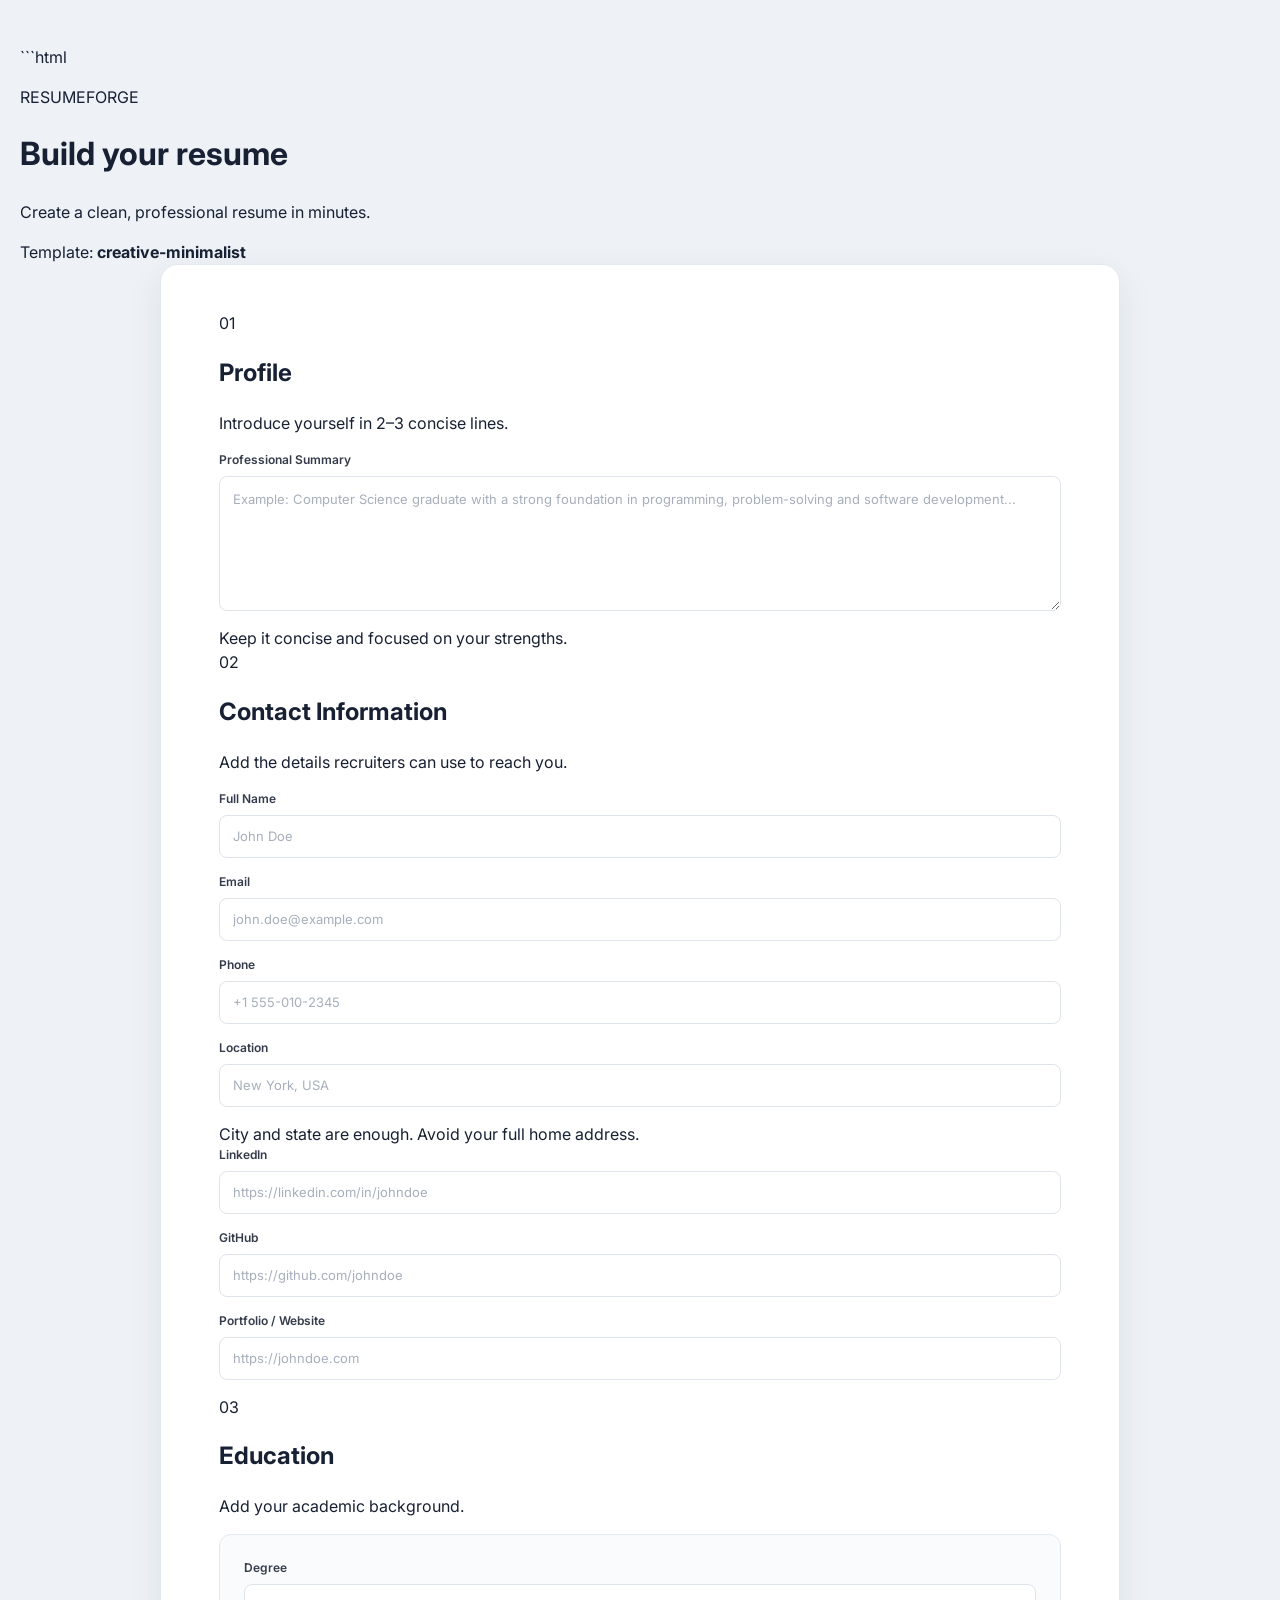
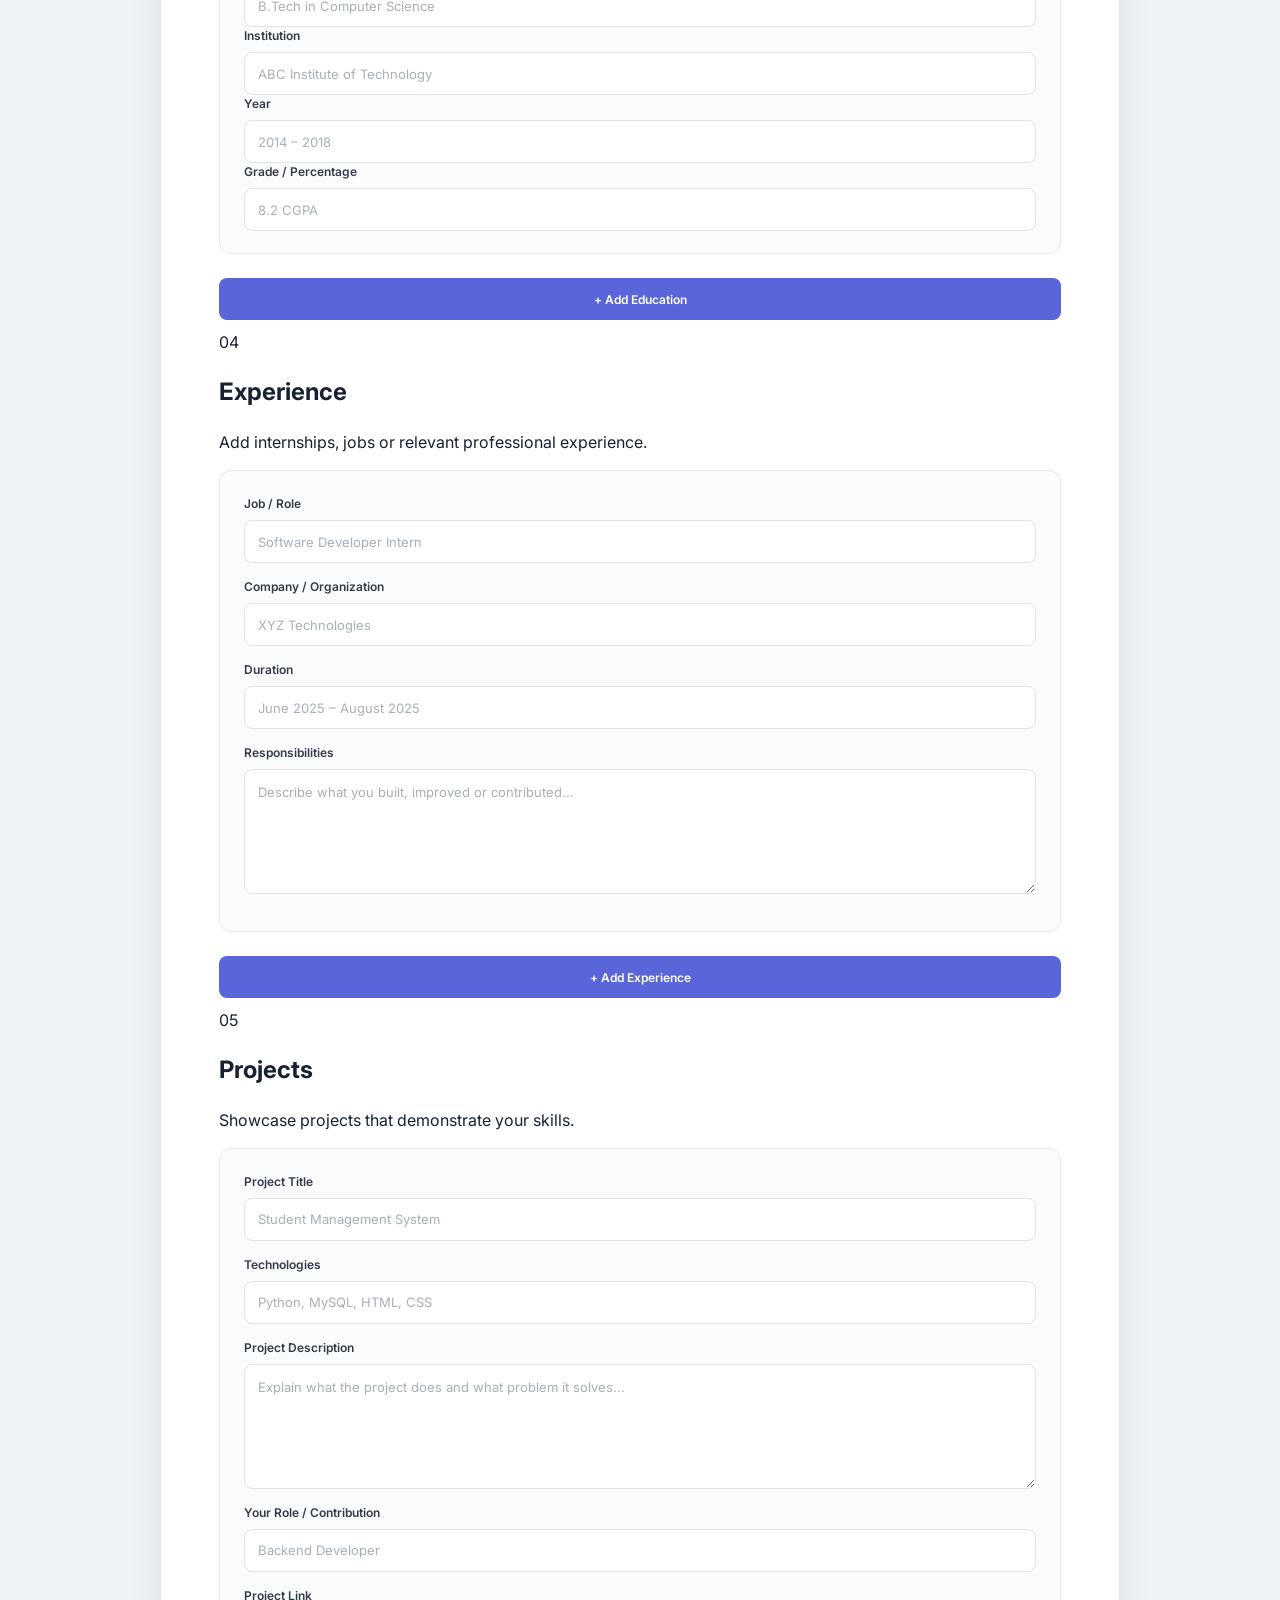
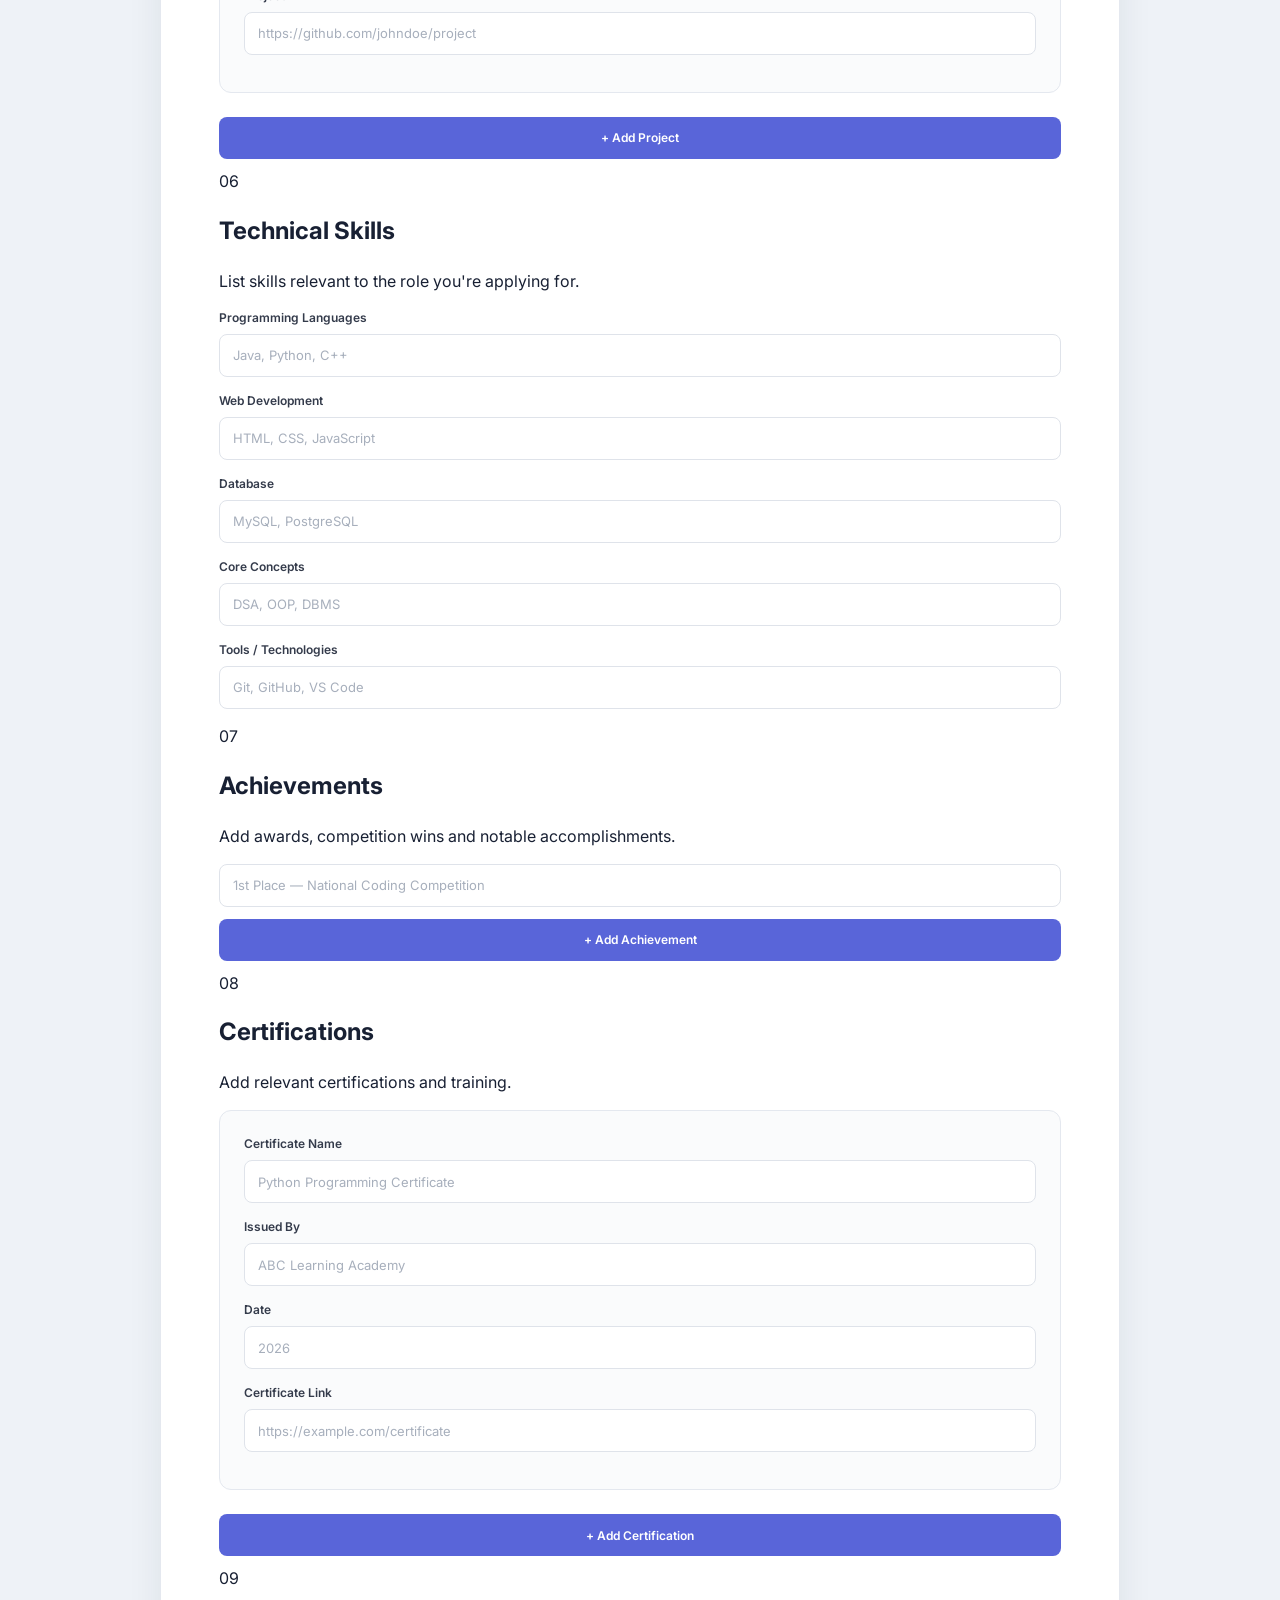
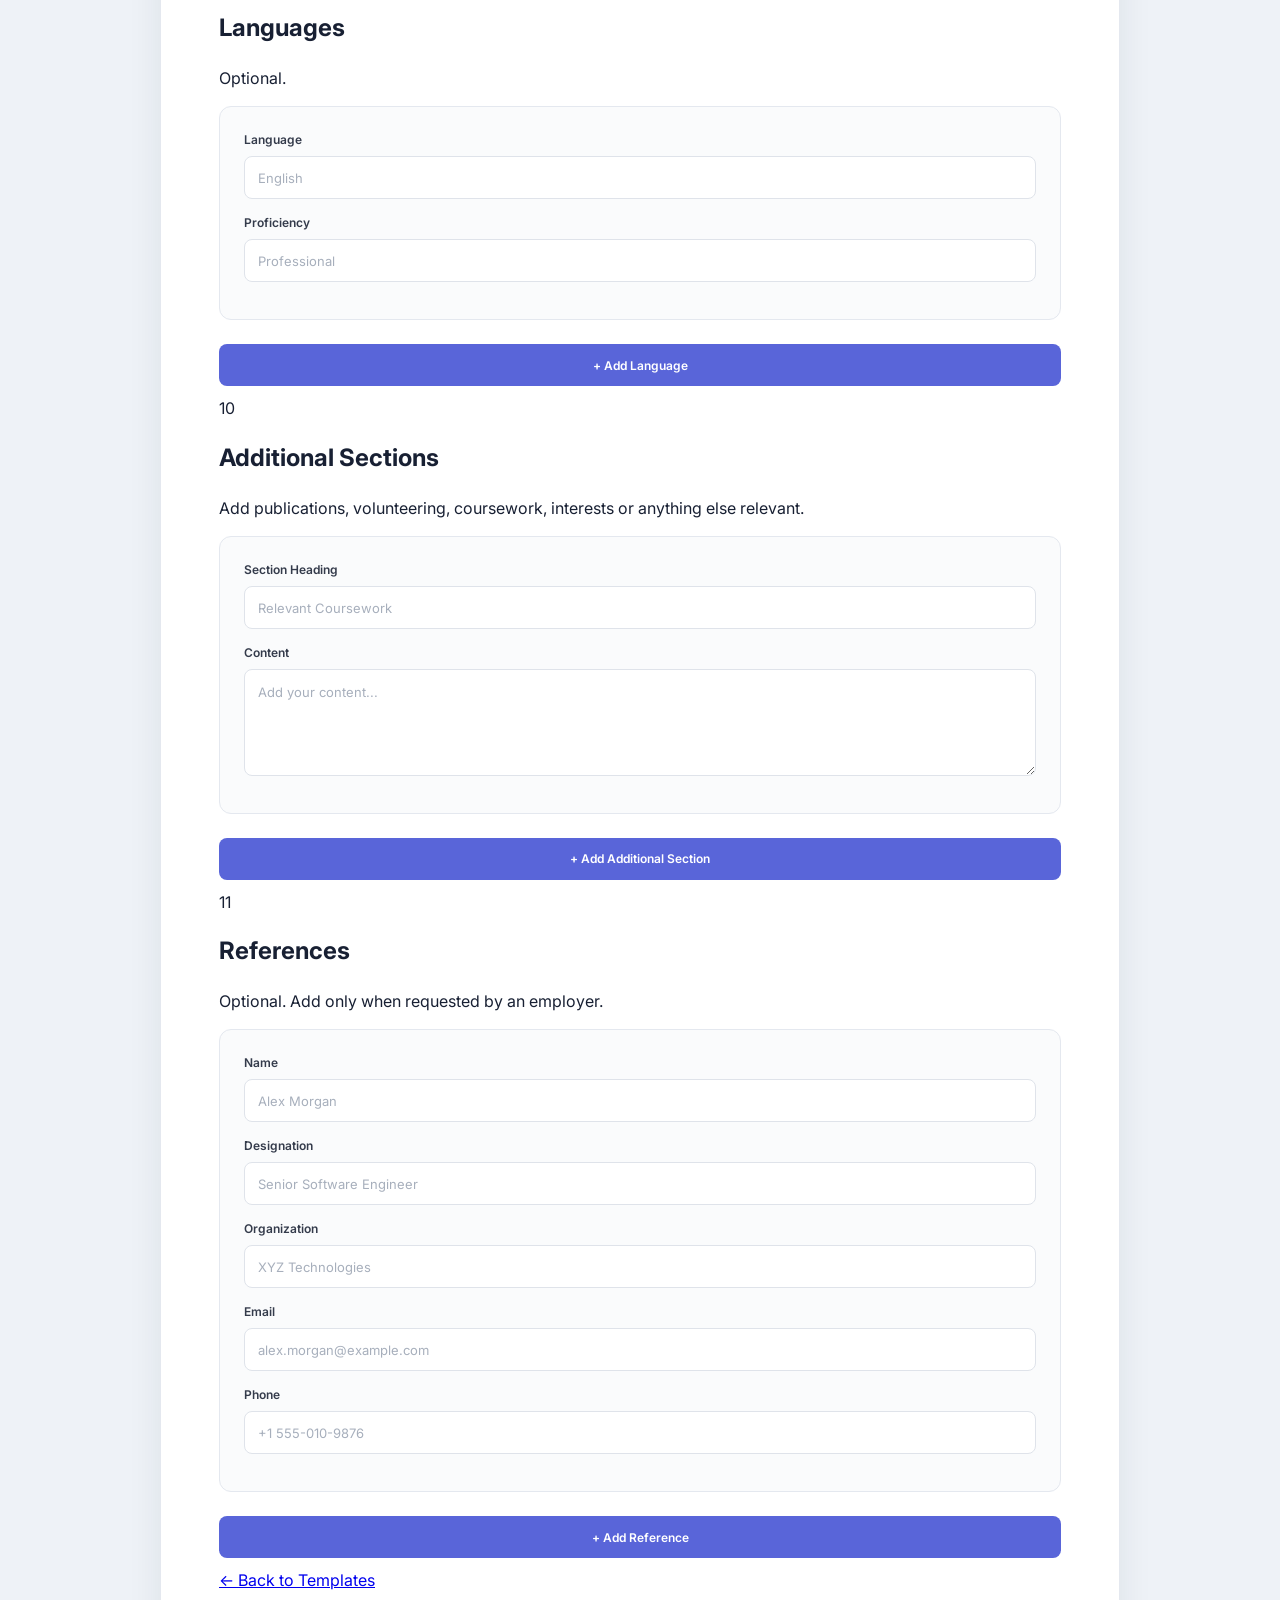
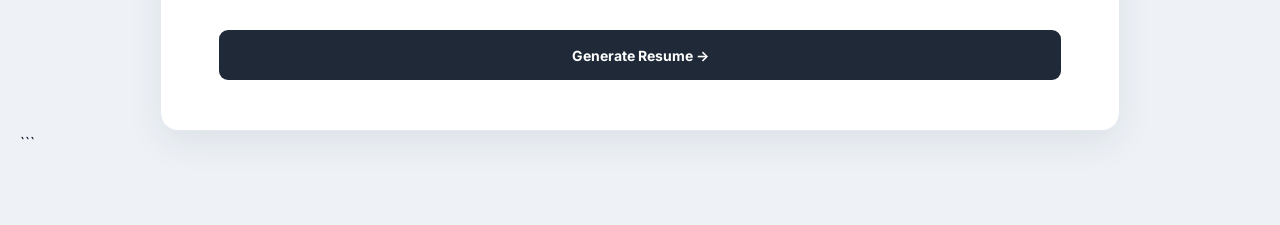
<file: builder.html>
```html
<!doctype html>
<html lang="en">

<head>
    <meta charset="utf-8">

    <meta
        name="viewport"
        content="width=device-width, initial-scale=1"
    >

    <title>ResumeForge — Resume Builder</title>

    <link
        rel="stylesheet"
        href="assets/css/builders.css"
    >

    <link
        id="template-css"
        rel="stylesheet"
        href=""
    >
</head>


<body>

    <!-- =====================================================
         TOP BAR
    ====================================================== -->

    <header class="builder-header">

        <div>
            <p class="eyebrow">RESUMEFORGE</p>

            <h1>Build your resume</h1>

            <p class="builder-subtitle">
                Create a clean, professional resume in minutes.
            </p>
        </div>

        <div class="template-status">
            Template:
            <strong id="template-name">
                none
            </strong>
        </div>

    </header>


    <!-- =====================================================
         BUILDER FORM
    ====================================================== -->

    <main class="builder-container">

        <form
            id="resumeForm"
            onsubmit="generateResume(event)"
        >


            <!-- =================================================
                 PROFILE
            ================================================== -->

            <section class="form-section">

                <div class="section-heading">

                    <span class="section-number">
                        01
                    </span>

                    <div>
                        <h2>Profile</h2>

                        <p>
                            Introduce yourself in 2–3 concise lines.
                        </p>
                    </div>

                </div>


                <div class="form-grid">

                    <div class="form-group full">

                        <label for="summary">
                            Professional Summary
                        </label>

                        <textarea
                            id="summary"
                            name="summary"
                            rows="5"
                            maxlength="500"
                            placeholder="Example: Computer Science graduate with a strong foundation in programming, problem-solving and software development..."
                        ></textarea>

                        <span class="field-help">
                            Keep it concise and focused on your strengths.
                        </span>

                    </div>

                </div>

            </section>


            <!-- =================================================
                 CONTACT
            ================================================== -->

            <section class="form-section">

                <div class="section-heading">

                    <span class="section-number">
                        02
                    </span>

                    <div>
                        <h2>Contact Information</h2>

                        <p>
                            Add the details recruiters can use to reach you.
                        </p>
                    </div>

                </div>


                <div class="form-grid">

                    <div class="form-group">

                        <label for="contact-name">
                            Full Name
                        </label>

                        <input
                            id="contact-name"
                            type="text"
                            class="contact-name"
                            placeholder="John Doe"
                            autocomplete="name"
                            required
                        >

                    </div>


                    <div class="form-group">

                        <label for="contact-email">
                            Email
                        </label>

                        <input
                            id="contact-email"
                            type="email"
                            class="contact-email"
                            placeholder="john.doe@example.com"
                            autocomplete="email"
                            required
                        >

                    </div>


                    <div class="form-group">

                        <label for="contact-phone">
                            Phone
                        </label>

                        <input
                            id="contact-phone"
                            type="tel"
                            class="contact-phone"
                            placeholder="+1 555-010-2345"
                            autocomplete="tel"
                        >

                    </div>


                    <div class="form-group">

                        <label for="contact-address">
                            Location
                        </label>

                        <input
                            id="contact-address"
                            type="text"
            class="contact-address"
                            placeholder="New York, USA"
                        >

                        <span class="field-help">
                            City and state are enough. Avoid your full home address.
                        </span>

                    </div>


                    <div class="form-group">

                        <label for="contact-linkedin">
                            LinkedIn
                        </label>

                        <input
                            id="contact-linkedin"
                            type="url"
                            class="contact-linkedin"
                            placeholder="https://linkedin.com/in/johndoe"
                        >

                    </div>


                    <div class="form-group">

                        <label for="contact-github">
                            GitHub
                        </label>

                        <input
                            id="contact-github"
                            type="url"
                            class="contact-github"
                            placeholder="https://github.com/johndoe"
                        >

                    </div>


                    <div class="form-group full">

                        <label for="contact-portfolio">
                            Portfolio / Website
                        </label>

                        <input
                            id="contact-portfolio"
                            type="url"
                            class="contact-portfolio"
                            placeholder="https://johndoe.com"
                        >

                    </div>

                </div>

            </section>


            <!-- =================================================
                 EDUCATION
            ================================================== -->

            <section class="form-section">

                <div class="section-heading">

                    <span class="section-number">
                        03
                    </span>

                    <div>
                        <h2>Education</h2>

                        <p>
                            Add your academic background.
                        </p>
                    </div>

                </div>


                <div id="education-container">

                    <div class="education-entry form-card">

                        <div class="form-grid">

                            <div class="form-group">

                                <label>Degree</label>

                                <input
                                    type="text"
                                    placeholder="B.Tech in Computer Science"
                                    class="degree"
                                >

                            </div>


                            <div class="form-group">

                                <label>Institution</label>

                                <input
                                    type="text"
                                    placeholder="ABC Institute of Technology"
                                    class="school"
                                >

                            </div>


                            <div class="form-group">

                                <label>Year</label>

                                <input
                                    type="text"
                                    placeholder="2014 – 2018"
                                    class="year"
                                >

                            </div>


                            <div class="form-group">

                                <label>Grade / Percentage</label>

                                <input
                                    type="text"
                                    placeholder="8.2 CGPA"
                                    class="grade"
                                >

                            </div>

                        </div>

                    </div>

                </div>


                <button
                    type="button"
                    id="add-education"
                    class="add-button"
                >
                    + Add Education
                </button>

            </section>


            <!-- =================================================
                 EXPERIENCE
            ================================================== -->

            <section class="form-section">

                <div class="section-heading">

                    <span class="section-number">
                        04
                    </span>

                    <div>
                        <h2>Experience</h2>

                        <p>
                            Add internships, jobs or relevant professional experience.
                        </p>
                    </div>

                </div>


                <div id="experience-container">

                    <div class="experience-entry form-card">

                        <div class="form-grid">

                            <div class="form-group">

                                <label>Job / Role</label>

                                <input
                                    type="text"
                                    placeholder="Software Developer Intern"
                                    class="job-title"
                                >

                            </div>


                            <div class="form-group">

                                <label>Company / Organization</label>

                                <input
                                    type="text"
                                    placeholder="XYZ Technologies"
                                    class="company"
                                >

                            </div>


                            <div class="form-group full">

                                <label>Duration</label>

                                <input
                                    type="text"
                                    placeholder="June 2025 – August 2025"
                                    class="duration"
                                >

                            </div>


                            <div class="form-group full">

                                <label>Responsibilities</label>

                                <textarea
                                    class="responsibilities"
                                    rows="4"
                                    placeholder="Describe what you built, improved or contributed..."
                                ></textarea>

                            </div>

                        </div>

                    </div>

                </div>


                <button
                    type="button"
                    id="add-experience"
                    class="add-button"
                >
                    + Add Experience
                </button>

            </section>


            <!-- =================================================
                 PROJECTS
            ================================================== -->

            <section class="form-section">

                <div class="section-heading">

                    <span class="section-number">
                        05
                    </span>

                    <div>
                        <h2>Projects</h2>

                        <p>
                            Showcase projects that demonstrate your skills.
                        </p>
                    </div>

                </div>


                <div id="projects-container">

                    <div class="project-entry form-card">

                        <div class="form-grid">

                            <div class="form-group full">

                                <label>Project Title</label>

                                <input
                                    type="text"
                                    placeholder="Student Management System"
                                    class="project-title"
                                >

                            </div>


                            <div class="form-group full">

                                <label>Technologies</label>

                                <input
                                    type="text"
                                    placeholder="Python, MySQL, HTML, CSS"
                                    class="technologies"
                                >

                            </div>


                            <div class="form-group full">

                                <label>Project Description</label>

                                <textarea
                                    class="project-description"
                                    rows="4"
                                    placeholder="Explain what the project does and what problem it solves..."
                                ></textarea>

                            </div>


                            <div class="form-group">

                                <label>Your Role / Contribution</label>

                                <input
                                    type="text"
                                    placeholder="Backend Developer"
                                    class="role"
                                >

                            </div>


                            <div class="form-group">

                                <label>Project Link</label>

                                <input
                                    type="url"
                                    placeholder="https://github.com/johndoe/project"
                                    class="project-link"
                                >

                            </div>

                        </div>

                    </div>

                </div>


                <button
                    type="button"
                    id="add-project"
                    class="add-button"
                >
                    + Add Project
                </button>

            </section>


            <!-- =================================================
                 TECHNICAL SKILLS
            ================================================== -->

            <section class="form-section">

                <div class="section-heading">

                    <span class="section-number">
                        06
                    </span>

                    <div>
                        <h2>Technical Skills</h2>

                        <p>
                            List skills relevant to the role you're applying for.
                        </p>
                    </div>

                </div>


                <div class="form-grid">

                    <div class="form-group">

                        <label>Programming Languages</label>

                        <input
                            type="text"
                            id="programming-skills"
                            class="programming-skills"
                            placeholder="Java, Python, C++"
                        >

                    </div>


                    <div class="form-group">

                        <label>Web Development</label>

                        <input
                            type="text"
                            id="web-skills"
                            class="web-skills"
                            placeholder="HTML, CSS, JavaScript"
                        >

                    </div>


                    <div class="form-group">

                        <label>Database</label>

                        <input
                            type="text"
                            id="database-skills"
                            class="database-skills"
                            placeholder="MySQL, PostgreSQL"
                        >

                    </div>


                    <div class="form-group">

                        <label>Core Concepts</label>

                        <input
                            type="text"
                            id="core-skills"
                            class="core-skills"
                            placeholder="DSA, OOP, DBMS"
                        >

                    </div>


                    <div class="form-group full">

                        <label>Tools / Technologies</label>

                        <input
                            type="text"
                            id="tools-skills"
                            class="tools-skills"
                            placeholder="Git, GitHub, VS Code"
                        >

                    </div>

                </div>

            </section>


            <!-- =================================================
                 ACHIEVEMENTS
            ================================================== -->

            <section class="form-section">

                <div class="section-heading">

                    <span class="section-number">
                        07
                    </span>

                    <div>
                        <h2>Achievements</h2>

                        <p>
                            Add awards, competition wins and notable accomplishments.
                        </p>
                    </div>

                </div>


                <div id="achievements-container">

                    <input
                        type="text"
                        placeholder="1st Place — National Coding Competition"
                        class="achievement"
                    >

                </div>


                <button
                    type="button"
                    id="add-achievement"
                    class="add-button"
                >
                    + Add Achievement
                </button>

            </section>


            <!-- =================================================
                 CERTIFICATIONS
            ================================================== -->

            <section class="form-section">

                <div class="section-heading">

                    <span class="section-number">
                        08
                    </span>

                    <div>
                        <h2>Certifications</h2>

                        <p>
                            Add relevant certifications and training.
                        </p>
                    </div>

                </div>


                <div id="certifications-container">

                    <div class="cert-entry form-card">

                        <div class="form-grid">

                            <div class="form-group">

                                <label>Certificate Name</label>

                                <input
                                    type="text"
                                    class="cert-name"
                                    placeholder="Python Programming Certificate"
                                >

                            </div>


                            <div class="form-group">

                                <label>Issued By</label>

                                <input
                                    type="text"
                                    class="cert-issued-by"
                                    placeholder="ABC Learning Academy"
                                >

                            </div>


                            <div class="form-group">

                                <label>Date</label>

                                <input
                                    type="text"
                                    class="cert-date"
                                    placeholder="2026"
                                >

                            </div>


                            <div class="form-group">

                                <label>Certificate Link</label>

                                <input
                                    type="url"
                                    class="cert-link"
                                    placeholder="https://example.com/certificate"
                                >

                            </div>

                        </div>

                    </div>

                </div>


                <button
                    type="button"
                    id="add-certification"
                    class="add-button"
                >
                    + Add Certification
                </button>

            </section>


            <!-- =================================================
                 LANGUAGES
            ================================================== -->

            <section class="form-section optional-section">

                <div class="section-heading">

                    <span class="section-number">
                        09
                    </span>

                    <div>
                        <h2>Languages</h2>

                        <p>
                            Optional.
                        </p>
                    </div>

                </div>


                <div id="languages-container">

                    <div class="language-entry form-card">

                        <div class="form-grid">

                            <div class="form-group">

                                <label>Language</label>

                                <input
                                    type="text"
                                    class="language"
                                    placeholder="English"
                                >

                            </div>


                            <div class="form-group">

                                <label>Proficiency</label>

                                <input
                                    type="text"
                                    class="language-proficiency"
                                    placeholder="Professional"
                                >

                            </div>

                        </div>

                    </div>

                </div>


                <button
                    type="button"
                    id="add-language"
                    class="add-button"
                >
                    + Add Language
                </button>

            </section>


            <!-- =================================================
                 ADDITIONAL SECTIONS
            ================================================== -->

            <section class="form-section optional-section">

                <div class="section-heading">

                    <span class="section-number">
                        10
                    </span>

                    <div>
                        <h2>Additional Sections</h2>

                        <p>
                            Add publications, volunteering, coursework, interests or anything else relevant.
                        </p>
                    </div>

                </div>


                <div id="custom-sections-container">

                    <div class="custom-section-entry form-card">

                        <div class="form-group">

                            <label>Section Heading</label>

                            <input
                                type="text"
                                class="custom-heading"
                                placeholder="Relevant Coursework"
                            >

                        </div>


                        <div class="form-group">

                            <label>Content</label>

                            <textarea
                                class="custom-content"
                                rows="4"
                                placeholder="Add your content..."
                            ></textarea>

                        </div>

                    </div>

                </div>


                <button
                    type="button"
                    id="add-custom-section"
                    class="add-button"
                >
                    + Add Additional Section
                </button>

            </section>


            <!-- =================================================
                 REFERENCES
            ================================================== -->

            <section class="form-section optional-section">

                <div class="section-heading">

                    <span class="section-number">
                        11
                    </span>

                    <div>
                        <h2>References</h2>

                        <p>
                            Optional. Add only when requested by an employer.
                        </p>
                    </div>

                </div>


                <div id="references-container">

                    <div class="reference-entry form-card">

                        <div class="form-grid">

                            <div class="form-group">

                                <label>Name</label>

                                <input
                                    type="text"
                                    class="ref-name"
                                    placeholder="Alex Morgan"
                                >

                            </div>


                            <div class="form-group">

                                <label>Designation</label>

                                <input
                                    type="text"
                                    class="ref-designation"
                                    placeholder="Senior Software Engineer"
                                >

                            </div>


                            <div class="form-group">

                                <label>Organization</label>

                                <input
                                    type="text"
                                    class="ref-organization"
                                    placeholder="XYZ Technologies"
                                >

                            </div>


                            <div class="form-group">

                                <label>Email</label>

                                <input
                                    type="email"
                                    class="ref-email"
                                    placeholder="alex.morgan@example.com"
                                >

                            </div>


                            <div class="form-group">

                                <label>Phone</label>

                                <input
                                    type="tel"
                                    class="ref-phone"
                                    placeholder="+1 555-010-9876"
                                >

                            </div>

                        </div>

                    </div>

                </div>


                <button
                    type="button"
                    id="add-reference"
                    class="add-button"
                >
                    + Add Reference
                </button>

            </section>


            <!-- =================================================
                 GENERATE
            ================================================== -->

            <div class="form-actions">

                <a
                    href="template.html"
                    class="back-button"
                >
                    ← Back to Templates
                </a>


                <button
                    type="submit"
                    class="generate-button"
                >
                    Generate Resume
                    <span>→</span>
                </button>

            </div>


        </form>

    </main>


    <!-- =====================================================
         SCRIPT
    ====================================================== -->

    <script src="assets/js/builderss.js"></script>


    <script>

        const params =
            new URLSearchParams(
                window.location.search
            );

        const template =
            params.get("template") ||
            "creative-minimalist";


        const templateName =
            document.getElementById(
                "template-name"
            );


        if (templateName) {
            templateName.textContent =
                template;
        }


        localStorage.setItem(
            "resumeTemplate",
            template
        );

    </script>

</body>

</html>
```
</file>
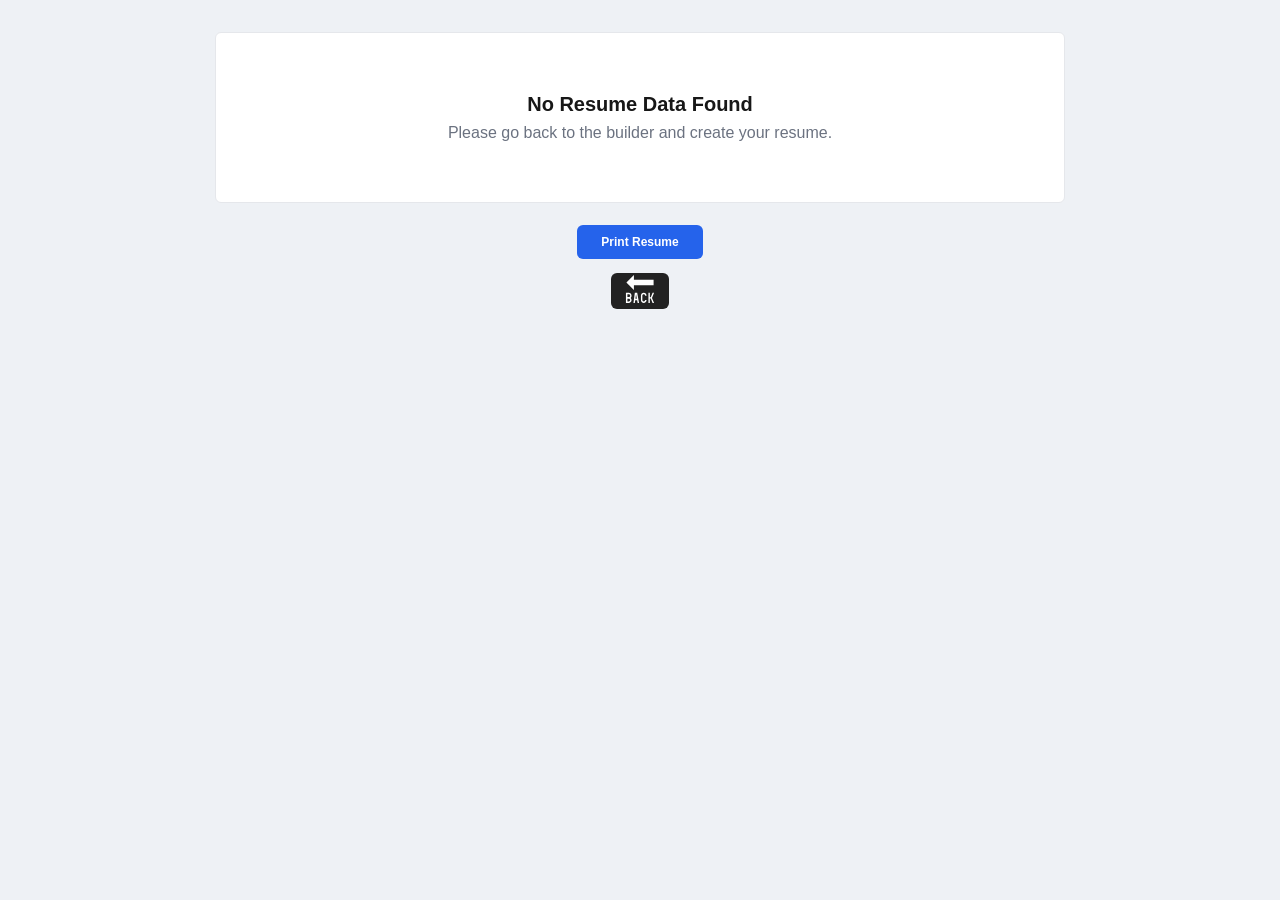
<file: preview.html>
<!DOCTYPE html>
<html lang="en">

<head>
  <meta charset="UTF-8">
  <meta name="viewport" content="width=device-width, initial-scale=1.0">
  <title>Resume Preview</title>
  <link id="preview-css" rel="stylesheet" href="assets/css/preview-creative-minimalist.css">


  <link href="https://fonts.googleapis.com/css2?family=Poppins:wght@300;400;500;600;700&display=swap" rel="stylesheet">
  <link href="https://fonts.googleapis.com/css2?family=Lato:wght@300;400;700&display=swap" rel="stylesheet">
  <link href="https://fonts.googleapis.com/css2?family=Roboto:wght@300;400;700&display=swap" rel="stylesheet">
  <link href="https://fonts.googleapis.com/css2?family=Dancing+Script:wght@400;700&display=swap" rel="stylesheet">


</head>

<body>
  <div id="resume-preview" class="resume-container">
    <div id="resumeContainer" class="resume-content"></div>
  </div>

  <!-- Print / Save button -->
  <div class="print-btn-container">
  <button id="printBtn">Print Resume</button>
</div>
 <div class="back">
        <div class="inner">
            <a href="builder.html"><img src="assets/images/back-arrow-svgrepo-com.svg" alt="back"></a>
        </div>
    </div>

  <!-- Script -->
  <script src="assets/js/previews.js"></script>
  

</body>

</html>
</file>
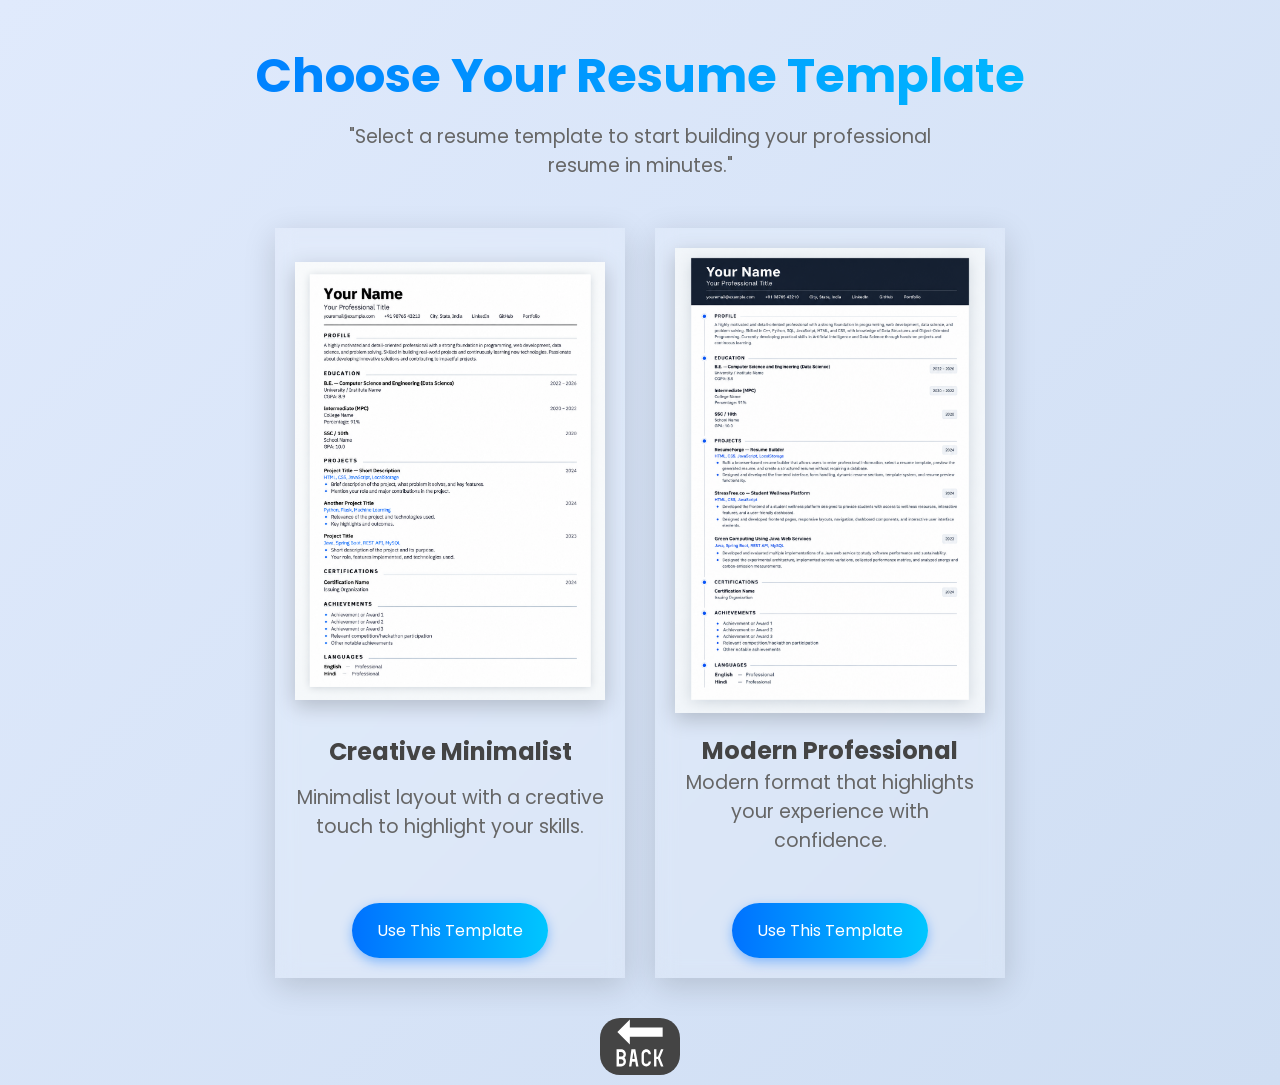
<file: template.html>
<!DOCTYPE html>
<html lang="en">

<head>
    <meta charset="UTF-8">
    <meta name="viewport" content="width=device-width, initial-scale=1.0">
    <title>Templates</title>
    <link rel="stylesheet" href="assets/css/templates.css">
    <link href="https://fonts.googleapis.com/css2?family=Poppins:wght@400;500;600;700&display=swap" rel="stylesheet">

</head>

<body>
    <main class="container">
        <div class="headings">
            <h1>Choose Your Resume Template</h1>
            <p>"Select a resume template to start building your professional resume in minutes."</p>
        </div>
        <div class="cardscontainer card1">
            <div class="cards" data-template="creative-minimalist">
                <div class="filter"></div>
                <img src="assets/images/temp1.png" alt="resume1">
                <h2>Creative Minimalist</h2>
                <p>Minimalist layout with a creative touch to highlight your skills.</p>
                <button class="choose-btn">Use This Template</button>
            </div>
            <div class="cards" data-template="modern-executive">
                <div class="filter"></div>

                <img src="assets/images/temp2.png" alt="resume1">
                <h2>Modern Professional</h2>
                <p>Modern format that highlights your experience with confidence.</p>
                <button class="choose-btn">Use This Template</button>
            </div>
            
        </div>
    </main>
    <div class="back">
        <div class="inner">
            <a href="index.html"><img src="assets/images/back-arrow-svgrepo-com.svg" alt="back"></a>
        </div>
    </div>
    <script src="assets/js/templatess.js"></script>
    
</body>

</html>
</file>
<file: assets/css/builders.css>
/* =========================================================
   ResumeForge — Spacious Modern Builder
   ========================================================= */

@import url('https://fonts.googleapis.com/css2?family=Inter:wght@400;500;600;700;800&display=swap');

* {
    box-sizing: border-box;
}

body {
    margin: 0;
    padding: 45px 20px 70px;

    font-family: 'Inter', sans-serif;

    background: #eef2f7;
    color: #182033;

    line-height: 1.5;
}

/* =========================================================
   PAGE HEADER
   ========================================================= */

body > p {
    width: min(960px, 100%);
    margin: 0 auto 8px;

    font-size: 12px;
    color: #7b8495;
}

body > p strong {
    color: #4f5bd5;
    font-weight: 600;
}

body > h1 {
    width: min(960px, 100%);
    margin: 0 auto 30px;

    font-size: 30px;
    font-weight: 800;
    letter-spacing: -0.8px;

    color: #111827;
}

/* =========================================================
   MAIN FORM
   ========================================================= */

#resumeForm {
    width: min(960px, 100%);
    margin: 0 auto;

    background: #ffffff;

    padding: 46px 58px 50px;

    border: 1px solid #e4e8ef;
    border-radius: 18px;

    box-shadow:
        0 12px 35px rgba(25, 35, 55, 0.08);
}

/* =========================================================
   SECTION HEADINGS
   ========================================================= */

#resumeForm > h2 {
    position: relative;

    margin: 52px 0 8px;

    font-size: 16px;
    font-weight: 700;

    color: #171d2b;

    letter-spacing: -0.2px;
}

#resumeForm > h2:first-of-type {
    margin-top: 0;
}

#resumeForm > h2::before {
    content: '';

    display: inline-block;

    width: 4px;
    height: 17px;

    margin-right: 9px;

    vertical-align: -2px;

    border-radius: 5px;

    background: #5663dc;
}

/* Description under section heading */

#resumeForm > h2 + p,
.section-description {
    margin: 0 0 20px;

    font-size: 12px;
    color: #8a93a3;
}

/* =========================================================
   FORM GROUPS / CONTAINERS
   ========================================================= */

.section,
.about-me-section,
#education-container,
#experience-container,
#projects-container,
#certifications-container,
#achievements-container,
#languages-container,
#references-container,
#custom-sections-container {
    width: 100%;
}

/* =========================================================
   INDIVIDUAL ENTRY CARDS
   ========================================================= */

.education-entry,
.experience-entry,
.project-entry,
.cert-entry,
.language-entry,
.reference-entry,
.custom-section-entry {
    position: relative;

    margin-bottom: 22px;
    padding: 24px 24px 22px;

    background: #fafbfc;

    border: 1px solid #e4e8ef;
    border-radius: 12px;

    transition:
        border-color 0.2s ease,
        box-shadow 0.2s ease;
}

.education-entry:hover,
.experience-entry:hover,
.project-entry:hover,
.cert-entry:hover,
.language-entry:hover,
.reference-entry:hover,
.custom-section-entry:hover {
    border-color: #cfd5e1;

    box-shadow:
        0 5px 16px rgba(30, 40, 60, 0.05);
}

/* =========================================================
   LABELS
   ========================================================= */

#resumeForm label {
    display: block;

    margin: 0 0 7px;

    font-size: 12px;
    font-weight: 600;

    color: #343b4b;
}

/* =========================================================
   INPUTS
   ========================================================= */

input,
textarea,
select {
    width: 100%;

    font-family: 'Inter', sans-serif;
    font-size: 13px;

    color: #202635;

    background: #ffffff;

    border: 1px solid #dfe3ea;
    border-radius: 8px;

    outline: none;

    transition:
        border-color 0.2s ease,
        box-shadow 0.2s ease,
        background 0.2s ease;
}

input {
    min-height: 43px;
    padding: 11px 13px;

    margin-bottom: 15px;
}

textarea {
    min-height: 105px;
    padding: 12px 13px;

    resize: vertical;

    line-height: 1.55;

    margin-bottom: 15px;
}

input::placeholder,
textarea::placeholder {
    color: #a7afbc;
}

input:focus,
textarea:focus,
select:focus {
    border-color: #6672df;

    box-shadow:
        0 0 0 3px rgba(86, 99, 220, 0.10);

    background: #fff;
}

/* =========================================================
   PROFILE / ABOUT ME
   ========================================================= */

.about-me-section {
    padding: 0;
}

#summary {
    min-height: 135px;
}

/* =========================================================
   CONTACT SECTION
   ========================================================= */

#contact-container {
    padding: 24px;

    background: #fafbfc;

    border: 1px solid #e4e8ef;
    border-radius: 12px;
}

/* =========================================================
   EDUCATION
   ========================================================= */

.education-entry input:last-child {
    margin-bottom: 0;
}

/* =========================================================
   EXPERIENCE
   ========================================================= */

.experience-entry textarea {
    min-height: 125px;
}

/* =========================================================
   PROJECTS
   ========================================================= */

.project-entry textarea {
    min-height: 125px;
}

/* =========================================================
   ACHIEVEMENTS
   ========================================================= */

#achievements-container {
    display: flex;
    flex-direction: column;
    gap: 4px;
}

#achievements-container input {
    margin-bottom: 10px;
}

/* =========================================================
   ADD BUTTONS
   ========================================================= */

button[type="button"] {
    width: 100%;

    min-height: 42px;

    margin-top: 2px;
    margin-bottom: 10px;

    padding: 10px 16px;

    border: none;
    border-radius: 8px;

    background: #5965d9;
    color: #ffffff;

    font-family: 'Inter', sans-serif;
    font-size: 12px;
    font-weight: 600;

    cursor: pointer;

    transition:
        background 0.2s ease,
        transform 0.15s ease,
        box-shadow 0.2s ease;
}

button[type="button"]:hover {
    background: #4855cf;

    box-shadow:
        0 5px 12px rgba(79, 91, 213, 0.20);
}

button[type="button"]:active {
    transform: translateY(1px);
}

/* =========================================================
   GENERATE RESUME BUTTON
   ========================================================= */

button[type="submit"] {
    display: block;

    width: 100%;

    min-height: 50px;

    margin-top: 38px;
    padding: 13px 20px;

    border: none;
    border-radius: 9px;

    background: #202938;
    color: #ffffff;

    font-family: 'Inter', sans-serif;
    font-size: 14px;
    font-weight: 700;

    cursor: pointer;

    transition:
        background 0.2s ease,
        transform 0.15s ease,
        box-shadow 0.2s ease;
}

button[type="submit"]:hover {
    background: #111827;

    box-shadow:
        0 8px 20px rgba(20, 28, 40, 0.18);
}

button[type="submit"]:active {
    transform: translateY(1px);
}

/* =========================================================
   BACK LINK
   ========================================================= */

.back {
    width: min(960px, 100%);
    margin: 22px auto 0;
}

.back .inner {
    display: flex;
    align-items: center;
}

.back a {
    display: inline-flex;
    align-items: center;
    gap: 7px;

    padding: 8px 12px;

    text-decoration: none;

    color: #667085;

    font-size: 12px;
    font-weight: 600;

    border-radius: 7px;

    transition:
        background 0.2s ease,
        color 0.2s ease;
}

.back a:hover {
    color: #394150;
    background: #e4e8ef;
}

.back img {
    width: 15px;
    height: 15px;
}

/* =========================================================
   OPTIONAL SECTION SPACING
   ========================================================= */

#custom-sections-container,
#references-container,
#languages-container {
    margin-bottom: 4px;
}

/* =========================================================
   MOBILE
   ========================================================= */

@media (max-width: 700px) {

    body {
        padding: 25px 12px 45px;
    }

    body > h1 {
        font-size: 25px;
        margin-bottom: 22px;
    }

    #resumeForm {
        padding: 30px 20px 35px;
        border-radius: 14px;
    }

    #resumeForm > h2 {
        margin-top: 42px;
        font-size: 15px;
    }

    .education-entry,
    .experience-entry,
    .project-entry,
    .cert-entry,
    .language-entry,
    .reference-entry,
    .custom-section-entry,
    #contact-container {
        padding: 19px 17px;
    }

    input {
        min-height: 44px;
    }

    textarea {
        min-height: 110px;
    }
}

/* =========================================================
   VERY SMALL SCREENS
   ========================================================= */

@media (max-width: 420px) {

    #resumeForm {
        padding: 25px 15px 30px;
    }

    .education-entry,
    .experience-entry,
    .project-entry,
    .cert-entry,
    .language-entry,
    .reference-entry,
    .custom-section-entry,
    #contact-container {
        padding: 17px 14px;
    }
}
</file>
<file: assets/css/preview-creative-minimalist.css>
/* =========================================================
   RESUMEFORGE
   Creative Minimalist
   Modern Professional Resume Template
   ========================================================= */

:root {
  --text: #171717;
  --text-secondary: #4b5563;
  --text-muted: #6b7280;
  --border: #e5e7eb;
  --accent: #2563eb;
  --paper: #ffffff;
  --page-bg: #eef1f5;
}


/* =========================================================
   GLOBAL
   ========================================================= */

* {
  box-sizing: border-box;
}

html {
  margin: 0;
  padding: 0;
}

body {
  margin: 0;
  padding: 32px 20px 60px;

  background: var(--page-bg);

  color: var(--text);

  font-family:
    "Inter",
    "Segoe UI",
    Arial,
    sans-serif;

  -webkit-font-smoothing: antialiased;
}


/* =========================================================
   RESUME CONTAINER
   ========================================================= */

.resume-container {
  width: 100%;
  max-width: 850px;

  margin: 0 auto;
}


/* =========================================================
   RESUME PAPER
   ========================================================= */

.resume {
  width: 100%;
  min-height: 1100px;

  background: var(--paper);

  padding: 58px 64px;

  border: 1px solid #e5e7eb;
  border-radius: 5px;

  box-shadow:
    0 12px 35px rgba(15, 23, 42, 0.08);
}


/* =========================================================
   HEADER
   ========================================================= */

.resume-header {
  padding-bottom: 22px;

  margin-bottom: 28px;

  border-bottom: 2px solid #171717;
}


.header-main {
  margin-bottom: 14px;
}


.header-main h1 {
  margin: 0;

  color: var(--text);

  font-size: 34px;
  font-weight: 800;

  line-height: 1.05;

  letter-spacing: -1.2px;
}


.resume-role {
  margin: 7px 0 0;

  color: var(--text-secondary);

  font-size: 14px;
  font-weight: 500;

  line-height: 1.5;
}


/* =========================================================
   CONTACT INFORMATION
   ========================================================= */

.contact-info {
  display: flex;

  flex-wrap: wrap;

  align-items: center;

  gap: 5px 14px;

  color: var(--text-secondary);

  font-size: 11.5px;

  line-height: 1.6;
}


.contact-info span,
.contact-info a {
  color: var(--text-secondary);

  text-decoration: none;
}


.contact-info a:hover {
  color: var(--accent);

  text-decoration: underline;
}


/* =========================================================
   MAIN CONTENT
   ========================================================= */

.resume-content {
  width: 100%;
}


/* =========================================================
   SECTION
   ========================================================= */

.resume-section {
  margin-bottom: 26px;

  page-break-inside: avoid;
}


.resume-section>h2 {
  display: flex;

  align-items: center;

  gap: 12px;

  margin: 0 0 13px;

  color: var(--text);

  font-size: 11px;

  font-weight: 800;

  line-height: 1.3;

  letter-spacing: 1.5px;

  text-transform: uppercase;
}


.resume-section>h2::after {
  content: "";

  flex: 1;

  height: 1px;

  background: var(--border);
}


/* =========================================================
   PROFILE
   ========================================================= */

.summary {
  max-width: 760px;

  margin: 0;

  color: #374151;

  font-size: 12.5px;

  line-height: 1.65;
}


/* =========================================================
   RESUME ITEMS
   ========================================================= */

.resume-item {
  margin-bottom: 18px;

  page-break-inside: avoid;
}


.resume-item:last-child {
  margin-bottom: 0;
}


/* =========================================================
   ITEM HEADER
   ========================================================= */

.item-header {
  display: flex;

  align-items: flex-start;

  justify-content: space-between;

  gap: 20px;

  margin-bottom: 3px;
}


.item-header h3 {
  margin: 0;

  color: var(--text);

  font-size: 13px;

  font-weight: 700;

  line-height: 1.4;
}


.organization {
  margin: 2px 0 0;

  color: var(--text-secondary);

  font-size: 11.5px;

  line-height: 1.5;
}


.date {
  flex-shrink: 0;

  color: var(--text-muted);

  font-size: 10.5px;

  line-height: 1.5;

  white-space: nowrap;
}


/* =========================================================
   ITEM TEXT
   ========================================================= */

.resume-item>p {
  margin: 4px 0 0;

  color: #374151;

  font-size: 11.5px;

  line-height: 1.6;
}


.grade {
  color: var(--text-secondary) !important;

  font-size: 11px !important;
}


.role {
  color: var(--text-secondary) !important;
}


.role strong {
  color: var(--text);
}


/* =========================================================
   PROJECTS
   ========================================================= */

.project-link {
  flex-shrink: 0;

  color: var(--accent);

  font-size: 10.5px;

  font-weight: 600;

  text-decoration: none;

  white-space: nowrap;
}


.project-link:hover {
  text-decoration: underline;
}


.tech-stack {
  margin-top: 2px !important;

  color: var(--accent) !important;

  font-size: 10.5px !important;

  font-weight: 600;
}


/* =========================================================
   CERTIFICATIONS
   ========================================================= */

.resume-item a {
  display: inline-block;

  margin-top: 4px;

  color: var(--accent);

  font-size: 10.5px;

  text-decoration: none;
}


.resume-item a:hover {
  text-decoration: underline;
}


/* =========================================================
   ACHIEVEMENTS
   ========================================================= */

.achievement-list {
  margin: 0;

  padding-left: 17px;
}


.achievement-list li {
  margin-bottom: 5px;

  padding-left: 2px;

  color: #374151;

  font-size: 11.5px;

  line-height: 1.5;
}


.achievement-list li::marker {
  color: var(--accent);
}


/* =========================================================
   SKILLS
   ========================================================= */

.skills-list {
  display: flex;

  flex-wrap: wrap;

  gap: 6px;
}


.skill {
  display: inline-flex;

  align-items: center;

  padding: 5px 9px;

  background: #f8fafc;

  border: 1px solid #dfe3e8;

  border-radius: 4px;

  color: #374151;

  font-size: 10.5px;

  font-weight: 500;

  line-height: 1.2;
}


/* =========================================================
   LANGUAGES
   ========================================================= */

.language-item {
  display: flex;

  gap: 6px;

  margin-bottom: 5px;

  color: #374151;

  font-size: 11.5px;
}


.language-item strong {
  color: var(--text);

  font-weight: 650;
}


.language-item span {
  color: var(--text-muted);
}


.language-item span::before {
  content: "—";

  margin-right: 6px;

  color: #a1a1aa;
}


/* =========================================================
   EMPTY STATE
   ========================================================= */

.empty-state {
  padding: 60px 30px;

  background: #fff;

  border: 1px solid var(--border);

  border-radius: 6px;

  text-align: center;
}


.empty-state h2 {
  margin: 0 0 8px;

  font-size: 20px;
}


.empty-state p {
  margin: 0;

  color: var(--text-muted);
}


/* =========================================================
   PRINT BUTTON
   ========================================================= */

button#printBtn {
  display: block;

  margin: 22px auto 0;

  padding: 10px 24px;

  border: 0;

  border-radius: 6px;

  background: var(--accent);

  color: #ffffff;

  font-family: inherit;

  font-size: 12px;

  font-weight: 600;

  cursor: pointer;

  transition:
    background 0.2s ease,
    transform 0.2s ease;
}


button#printBtn:hover {
  background: #1d4ed8;

  transform: translateY(-1px);
}


/* =========================================================
   BACK BUTTON
   ========================================================= */

.back {
  display: flex;

  justify-content: center;

  width: 100%;

  margin-top: 14px;
}


.inner {
  display: flex;

  align-items: center;
  justify-content: center;

  width: 58px;
  height: 36px;

  background: #222222;

  border-radius: 6px;

  transition:
    background 0.2s ease,
    transform 0.2s ease;
}


.inner:hover {
  background: #111111;

  transform: translateY(-1px);
}


.back img {
  width: 30px;
  height: 30px;

  object-fit: contain;
}


/* =========================================================
   MOBILE
   ========================================================= */

@media (max-width: 700px) {

  body {
    padding: 10px 7px 30px;
  }


  .resume {
    min-height: auto;

    padding: 38px 28px;
  }


  .header-main h1 {
    font-size: 29px;
  }


  .contact-info {
    gap: 5px 10px;
  }


  .item-header {
    flex-direction: column;

    gap: 2px;
  }


  .date {
    white-space: normal;
  }
}


/* =========================================================
   PRINT / SAVE AS PDF
   ========================================================= */

@page {
  size: A4;

  margin: 0;
}


/* =========================================================
   PRINT / SAVE AS PDF
   ========================================================= */

@media print {

  @page {
    size: A4;
    margin: 12mm 14mm;
  }

  html,
  body {
    margin: 0 !important;
    padding: 0 !important;
    width: 100% !important;
    min-height: 0 !important;
    background: #ffffff !important;
  }

  body {
    font-size: 10.5pt;
  }

  /* -----------------------------------------
       Resume paper becomes normal flowing content
       ----------------------------------------- */

  .resume {
    width: 100% !important;
    max-width: none !important;

    height: auto !important;
    min-height: 0 !important;

    margin: 0 !important;
    padding: 0 !important;

    background: #ffffff !important;

    border: none !important;
    border-radius: 0 !important;
    box-shadow: none !important;

    overflow: visible !important;
  }

  .resume-container {
    width: 100% !important;
    max-width: none !important;

    margin: 0 !important;
    padding: 0 !important;
  }

  /* -----------------------------------------
       Allow the resume to naturally flow
       across as many pages as necessary
       ----------------------------------------- */

  .resume-content {
    width: 100% !important;

    height: auto !important;
    min-height: 0 !important;

    overflow: visible !important;
  }

  .resume-section {
    height: auto !important;
    min-height: 0 !important;

    overflow: visible !important;

    /*
         * IMPORTANT:
         * Sections are allowed to continue onto
         * another page.
         */
    break-inside: auto !important;
    page-break-inside: auto !important;
  }

  /* -----------------------------------------
       Keep individual resume items together
       ----------------------------------------- */

  .resume-item {
    break-inside: avoid;
    page-break-inside: avoid;

    /*
         * Don't create unnecessary spacing
         * at the bottom of a page.
         */
    margin-bottom: 14px;
  }

  /*
     * These are also kept together when present.
     */
  .education-item,
  .experience-item,
  .project-item,
  .certification-item,
  .language-item,
  .custom-section-item {
    break-inside: avoid;
    page-break-inside: avoid;
  }

  /* -----------------------------------------
       Keep section title with following content
       ----------------------------------------- */

  .resume-section>h2 {
    break-after: avoid;
    page-break-after: avoid;
  }

  /* -----------------------------------------
       Remove screen-only minimum heights
       ----------------------------------------- */

  .resume,
  .resume-container,
  .resume-content,
  .resume-section {
    min-height: 0 !important;
  }

  /* -----------------------------------------
       Header
       ----------------------------------------- */

  .resume-header {
    break-inside: avoid;
    page-break-inside: avoid;

    margin-bottom: 22px;
  }

  /* -----------------------------------------
       Don't let the browser clip content
       ----------------------------------------- */

  * {
    overflow: visible !important;
    max-height: none !important;
  }

  /* -----------------------------------------
       Hide controls
       ----------------------------------------- */

  button,
  #printBtn,
  .print-btn,
  .back,
  .back-btn {
    display: none !important;
  }

  /* -----------------------------------------
       PDF links
       ----------------------------------------- */

  a {
    color: #2563eb !important;
    text-decoration: underline !important;
    cursor: pointer;
  }

  /* -----------------------------------------
       Remove visual effects
       ----------------------------------------- */

  .resume-header,
  .resume-content {
    box-shadow: none !important;
  }
}
</file>
<file: assets/css/templates.css>
/* *{
    margin: 0;
    padding: 0;
    box-sizing: border-box;
    font-family: 'Poppins', sans-serif;
    color: #666565;
}
body{
    width: 100vw;
    height: 100vh;
}
.container{
    background: linear-gradient(to right, #e6e6e6, #c2d6ff);
    width: 100%;
    min-height: 100%;
    padding: 10px;

}
Heading
h1 {
    font-family: 'Poppins', sans-serif;
    font-size: 2.5rem; ~40px
    font-weight: 700; Bold
    color: #333;
    margin-bottom: 0.5rem;
    text-align: center;
}

Description
p {
    font-family: 'Poppins', sans-serif;
    font-size: 1.125rem; ~18px
    font-weight: 400;
    color: #555;
    text-align: center;
    max-width: 600px;
    margin: 0 auto 2rem auto;
}

.headings{
    height: 20%;
    width: 100%;
    border: 2px solid;
    display: flex;
    flex-direction: column;
    justify-content: center;
    align-items: center;
    text-align: center;
    justify-content: space-between;
}
.cardscontainer{
    width: 100%;
    min-height: 80%;
    border: 2px solid;
    display: flex;
    justify-content: center;
    justify-content: space-evenly;
    align-items: center;
}
.cards{
    width: 350px;
    height: 560px;
    border: 2px solid ;
    border-radius: 25px;
    background-color: rgba(248, 251, 255, 0.8);

    color: #1a1a1a; for text contrast
    box-shadow: 0 4px 15px rgba(0, 0, 0, 0.15);
    transition: transform 0.2s ease, box-shadow 0.2s ease;
    display: flex;
    flex-direction: column;
    justify-content: center;
    align-items: center;
    justify-content: space-evenly;
    padding: 20px;
    gap: 10px;
    position: relative;
}
.cards:hover {
  transform: translateY(-5px);
  box-shadow: 0 8px 25px rgba(0, 0, 0, 0.25);
}
.cards img{
    width: 300px;
    border-radius: 25px;
    box-shadow: 0 4px 15px rgba(0, 0, 0, 0.15);

}
button{
    padding: 20px;
    border-radius: 35px;
    border: none;
    font-size: large;
    box-shadow: 0 4px 6px rgba(74, 144, 226, 0.4); soft blue shadow
  transition: background-color 0.3s ease, box-shadow 0.3s ease;
  margin-top: 0;
}
button:hover {
  background-color: #357ABD;
  box-shadow: 0 6px 12px rgba(53, 122, 189, 0.6); stronger shadow on hover
  background-color: #8d8f91;
  color: white;
}
.filter{
    position: absolute;
    width: 300px;
    height: 300px;
    top: 20px;
    left: 25px;
    border-radius: 25px;
    background-color: rgba(0, 0, 0, 0.11);

}
@media(max-width:916px) {
    .container{
        width: 100%;
        min-height: 20%;
    }
    .cardscontainer{
        width: 100%;
        min-height: 100%;
        flex-direction: column;
        gap: 20px;
    }
} */
 * {
  margin: 0;
  padding: 0;
  box-sizing: border-box;
  font-family: 'Poppins', sans-serif;
}

body {
  background: linear-gradient(135deg, #e0eafc, #cfdef3);
  color: #444;
  width: 100vw;
  min-height: 100vh;
}

/* Container */
.container {
  width: 100%;
  padding: 40px 20px;
}

/* Heading */
h1 {
  font-size: 3rem;
  font-weight: 700;
  background: linear-gradient(90deg, #0072ff, #00c6ff);
  -webkit-background-clip: text;
  -webkit-text-fill-color: transparent;
  text-align: center;
  margin-bottom: 10px;
}

p {
  font-size: 1.2rem;
  color: #666;
  text-align: center;
  max-width: 650px;
  margin: 0 auto 3rem auto;
}

/* Cards container */
.cardscontainer {
  display: flex;
  flex-wrap: wrap;
  justify-content: center;
  gap: 30px;
}

/* Cards with glassmorphism */
.cards {
  width: 350px;
  min-height: 560px;
  background: rgba(255, 255, 255, 0.15);
  backdrop-filter: blur(10px);
  /* border-radius: 25px; */
  box-shadow: 0 8px 30px rgba(0, 0, 0, 0.15);
  padding: 20px;
  display: flex;
  flex-direction: column;
  justify-content: space-between;
  align-items: center;
  transition: all 0.3s ease;
}

.cards:hover {
  transform: translateY(-10px) scale(1.02);
  box-shadow: 0 12px 40px rgba(0, 0, 0, 0.25);
}

.cards img {
  width: 100%;
  /* border-radius: 20px; */
  box-shadow: 0 6px 20px rgba(0, 0, 0, 0.2);
  margin-bottom: 20px;
}

/* Buttons */
button {
  padding: 15px 25px;
  border-radius: 50px;
  border: none;
  font-size: 1rem;
  background: linear-gradient(90deg, #0072ff, #00c6ff);
  color: white;
  cursor: pointer;
  box-shadow: 0 4px 12px rgba(0, 114, 255, 0.4);
  transition: all 0.3s ease;
}

button:hover {
  background: linear-gradient(90deg, #005bb5, #0095ff);
  box-shadow: 0 6px 16px rgba(0, 114, 255, 0.6);
}

/* Responsive */

/* .card1 img{
  height: 400px;
} */ 
.back{
  width: 100vw;
  display: flex;
  justify-content: center;
  align-items: center;
  margin-bottom: 10px;
}
.inner{
  width: 80px;
  height: 100%;
  background-color: #444;
  display: flex;
  justify-content: center;
  border-radius: 20px;
}
.back img{
  width: 50px;
 }
 @media(max-width: 916px) {
  .cardscontainer {
    flex-direction: column;
    align-items: center;
  }

}
</file>
